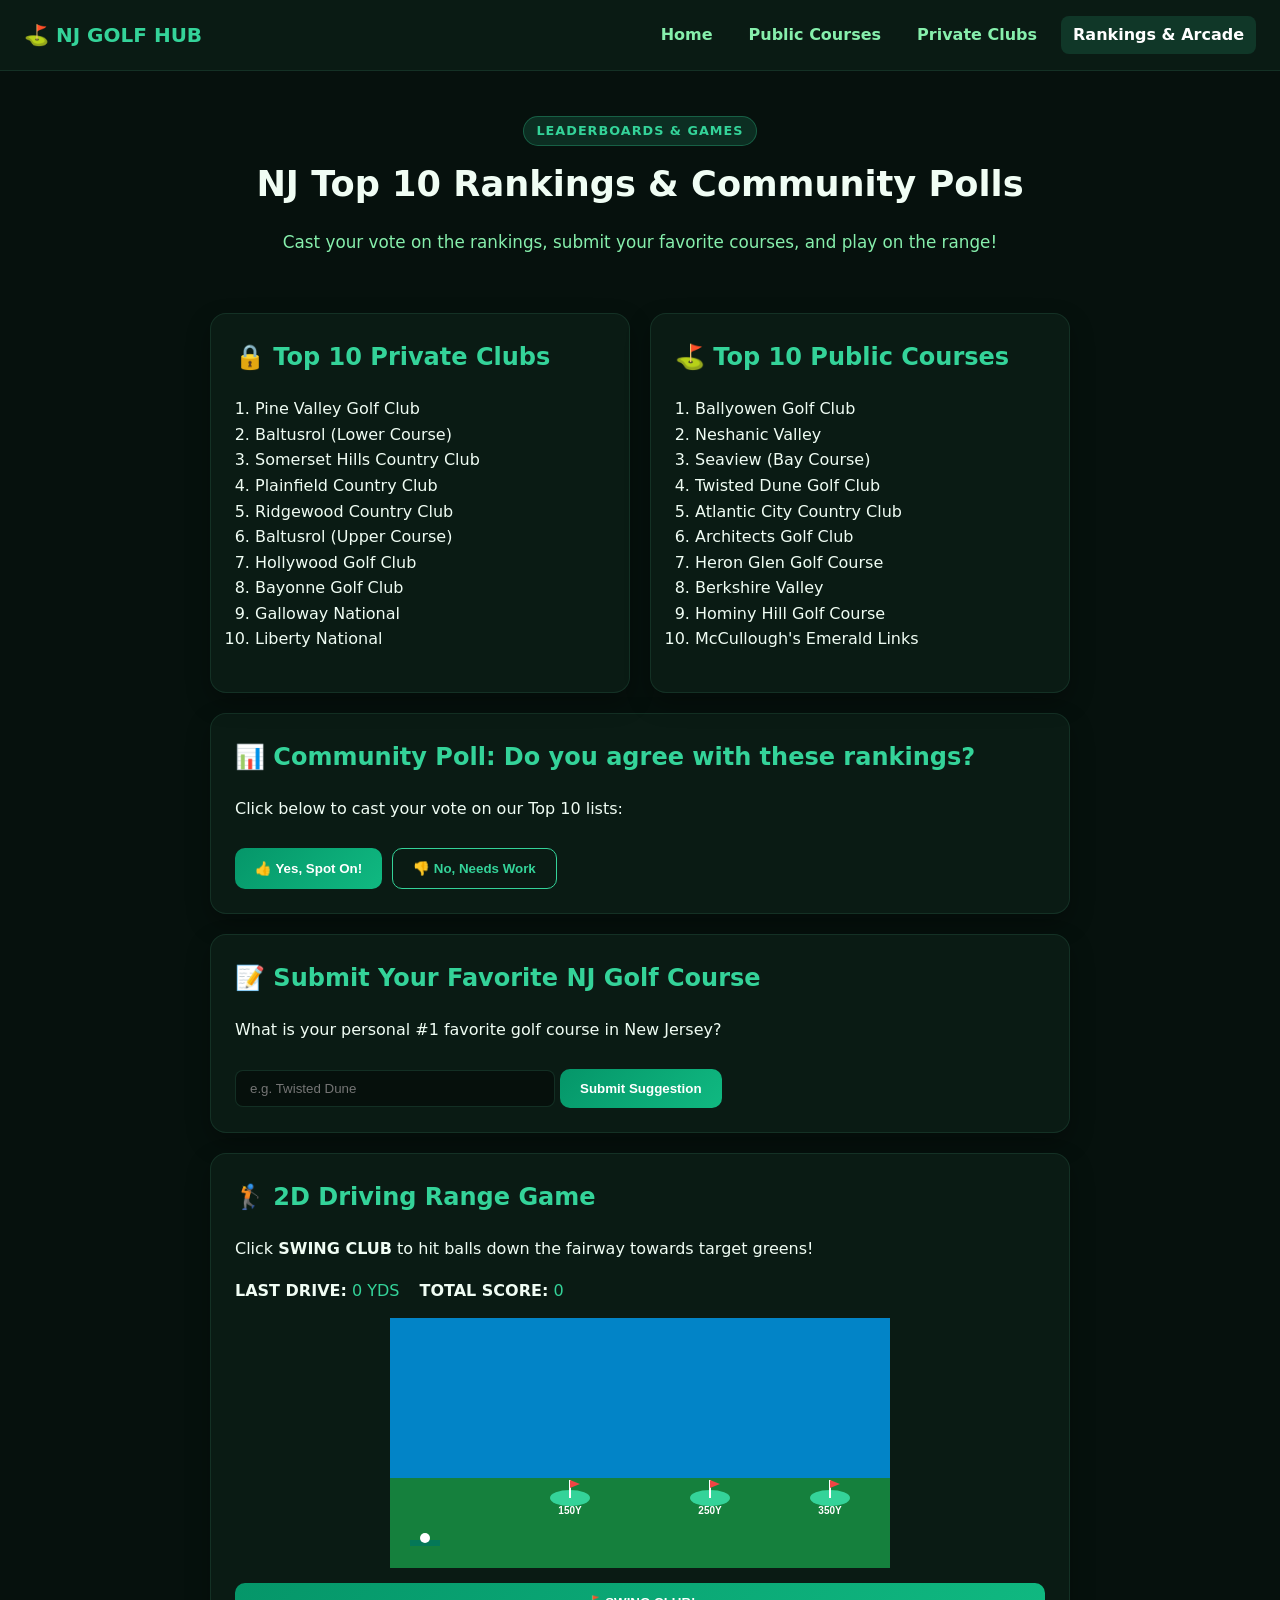
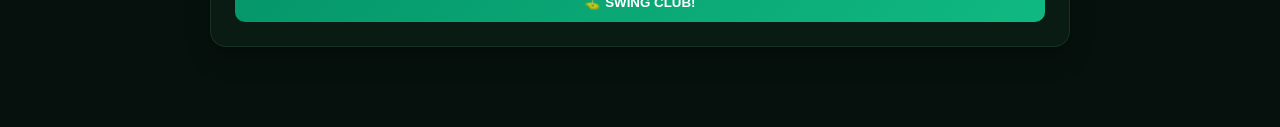
<file: rankings.html>
<!DOCTYPE html>
<html lang="en">
<head>
  <meta charset="UTF-8">
  <meta name="viewport" content="width=device-width, initial-scale=1.0">
  <title>NJ Golf Hub | Rankings & Arcade</title>
  <link rel="stylesheet" href="styles.css">
</head>
<body>

  <nav class="navbar">
    <div class="nav-logo">⛳ NJ GOLF HUB</div>
    <div class="nav-links">
      <a href="index.html">Home</a>
      <a href="public-courses.html">Public Courses</a>
      <a href="private-courses.html">Private Clubs</a>
      <a href="rankings.html" class="active">Rankings & Arcade</a>
    </div>
  </nav>

  <main class="container">
    <header class="hero">
      <div class="hero-badge">LEADERBOARDS & GAMES</div>
      <h1>NJ Top 10 Rankings & Community Polls</h1>
      <p>Cast your vote on the rankings, submit your favorite courses, and play on the range!</p>
    </header>

    <!-- Side-by-Side Rankings 1-10 -->
    <div class="grid-2col">
      <div class="card">
        <h2>🔒 Top 10 Private Clubs</h2>
        <ol style="padding-left: 20px;">
          <li>Pine Valley Golf Club</li>
          <li>Baltusrol (Lower Course)</li>
          <li>Somerset Hills Country Club</li>
          <li>Plainfield Country Club</li>
          <li>Ridgewood Country Club</li>
          <li>Baltusrol (Upper Course)</li>
          <li>Hollywood Golf Club</li>
          <li>Bayonne Golf Club</li>
          <li>Galloway National</li>
          <li>Liberty National</li>
        </ol>
      </div>

      <div class="card">
        <h2>⛳ Top 10 Public Courses</h2>
        <ol style="padding-left: 20px;">
          <li>Ballyowen Golf Club</li>
          <li>Neshanic Valley</li>
          <li>Seaview (Bay Course)</li>
          <li>Twisted Dune Golf Club</li>
          <li>Atlantic City Country Club</li>
          <li>Architects Golf Club</li>
          <li>Heron Glen Golf Course</li>
          <li>Berkshire Valley</li>
          <li>Hominy Hill Golf Course</li>
          <li>McCullough's Emerald Links</li>
        </ol>
      </div>
    </div>

    <!-- Poll 1 -->
    <div class="card">
      <h2>📊 Community Poll: Do you agree with these rankings?</h2>
      <p>Click below to cast your vote on our Top 10 lists:</p>
      <div style="display: flex; gap: 10px;">
        <button class="action-btn glow-btn" onclick="votePoll(true)">👍 Yes, Spot On!</button>
        <button class="action-btn outline-btn" onclick="votePoll(false)">👎 No, Needs Work</button>
      </div>
      <div id="poll-result" class="status-box" style="display:none;"></div>
    </div>

    <!-- Poll 2 -->
    <div class="card">
      <h2>📝 Submit Your Favorite NJ Golf Course</h2>
      <p>What is your personal #1 favorite golf course in New Jersey?</p>
      <div>
        <input type="text" id="user-course-input" placeholder="e.g. Twisted Dune" class="modern-input">
        <button class="action-btn glow-btn" onclick="submitSuggestion()">Submit Suggestion</button>
      </div>
      <div id="suggestion-result" class="status-box" style="display:none;"></div>
    </div>

    <!-- Driving Range Game -->
    <div class="card">
      <h2>🏌️ 2D Driving Range Game</h2>
      <p>Click <strong>SWING CLUB</strong> to hit balls down the fairway towards target greens!</p>

      <div style="display: flex; gap: 20px; margin-bottom: 10px;">
        <div><strong>LAST DRIVE:</strong> <span id="last-drive" style="color: var(--accent-neon);">0 YDS</span></div>
        <div><strong>TOTAL SCORE:</strong> <span id="total-score" style="color: var(--accent-neon);">0</span></div>
      </div>

      <div class="canvas-container">
        <canvas id="game-canvas" width="500" height="250"></canvas>
      </div>

      <button class="action-btn glow-btn" style="width:100%; margin-top:15px;" onclick="swing()">⛳ SWING CLUB!</button>
    </div>
  </main>

  <script src="script.js"></script>
</body>
</html>
</file>
<file: styles.css>
/* =========================================
   NJ GOLF HUB - CLEAN EMERALD THEME
   ========================================= */

:root {
  --bg-dark: #06110d;
  --bg-card: rgba(12, 29, 22, 0.9);
  --border-color: rgba(22, 51, 39, 0.9);
  --accent-neon: #34d399;
  --accent-green: #10b981;
  --text-main: #f0fdf4;
  --text-muted: #86efac;
  --font-family: 'Inter', system-ui, -apple-system, sans-serif;
}

* {
  box-sizing: border-box;
}

body {
  background-color: var(--bg-dark);
  color: var(--text-main);
  font-family: var(--font-family);
  margin: 0;
  padding-bottom: 80px;
  line-height: 1.6;
}

/* Navigation */
.navbar {
  background: var(--bg-card);
  backdrop-filter: blur(10px);
  border-bottom: 1px solid var(--border-color);
  padding: 16px 24px;
  display: flex;
  justify-content: space-between;
  align-items: center;
  position: sticky;
  top: 0;
  z-index: 100;
}

.nav-logo {
  font-size: 1.25rem;
  font-weight: 900;
  color: var(--accent-neon);
}

.nav-links {
  list-style: none;
  display: flex;
  gap: 12px;
  margin: 0;
  padding: 0;
}

.nav-links a {
  color: var(--text-muted);
  text-decoration: none;
  font-weight: 600;
  padding: 6px 12px;
  border-radius: 8px;
  transition: all 0.2s;
}

.nav-links a:hover,
.nav-links a.active {
  color: #ffffff;
  background: rgba(52, 211, 153, 0.15);
}

/* Layout */
.container {
  max-width: 900px;
  margin: 25px auto 0;
  padding: 0 20px;
}

.hero {
  text-align: center;
  padding: 20px 0;
}

.hero-badge {
  display: inline-block;
  background: rgba(52, 211, 153, 0.15);
  color: var(--accent-neon);
  font-size: 0.8rem;
  font-weight: 700;
  letter-spacing: 1px;
  padding: 4px 12px;
  border-radius: 20px;
  border: 1px solid rgba(52, 211, 153, 0.3);
  margin-bottom: 10px;
}

h1 { font-size: 2.2rem; margin: 0 0 10px 0; }
.hero p { color: var(--text-muted); font-size: 1.05rem; }

/* Cards & Course List */
.card {
  background: var(--bg-card);
  border: 1px solid var(--border-color);
  border-radius: 16px;
  padding: 24px;
  margin-top: 20px;
  box-shadow: 0 10px 25px rgba(0,0,0,0.3);
}

.course-card {
  display: flex;
  flex-direction: column;
  gap: 10px;
}

h2 { color: var(--accent-neon); margin-top: 0; }

/* Photography Containers */
.course-image-container {
  width: 100%;
  height: 220px;
  border-radius: 12px;
  overflow: hidden;
  position: relative;
  margin-bottom: 10px;
  background-color: #022c22;
  border: 1px solid var(--border-color);
}

.course-image {
  width: 100%;
  height: 100%;
  object-fit: cover;
  display: block;
}

.tag {
  position: absolute;
  bottom: 10px;
  left: 10px;
  background: rgba(6, 17, 13, 0.85);
  backdrop-filter: blur(8px);
  color: #ffffff;
  padding: 4px 10px;
  border-radius: 6px;
  font-size: 0.8rem;
  font-weight: 700;
}

/* Buttons & Controls */
.action-btn {
  display: inline-block;
  padding: 12px 20px;
  border-radius: 10px;
  font-weight: 700;
  text-decoration: none;
  text-align: center;
  cursor: pointer;
  border: none;
  transition: transform 0.2s;
  margin-top: 10px;
}

.glow-btn {
  background: linear-gradient(135deg, #059669, #10b981);
  color: #ffffff;
}

.outline-btn {
  background: transparent;
  color: var(--accent-neon);
  border: 1px solid var(--accent-neon);
}

.action-btn:hover {
  transform: translateY(-2px);
}

.modern-input {
  background: rgba(0, 0, 0, 0.4);
  border: 1px solid var(--border-color);
  color: #ffffff;
  padding: 10px 14px;
  border-radius: 8px;
  width: 100%;
  max-width: 320px;
  outline: none;
}

.status-box {
  background: rgba(0, 0, 0, 0.3);
  border-left: 4px solid var(--accent-neon);
  padding: 12px;
  border-radius: 6px;
  color: var(--accent-neon);
  font-weight: 600;
  margin-top: 12px;
}

.grid-2col {
  display: grid;
  grid-template-columns: 1fr 1fr;
  gap: 20px;
}

@media (max-width: 768px) {
  .grid-2col { grid-template-columns: 1fr; }
  .navbar { flex-direction: column; gap: 10px; }
}

/* Arcade Canvas */
.canvas-container {
  display: flex;
  justify-content: center;
  margin-top: 15px;
}

canvas {
  background-color: #022c22;
  border: 2px
</file>
